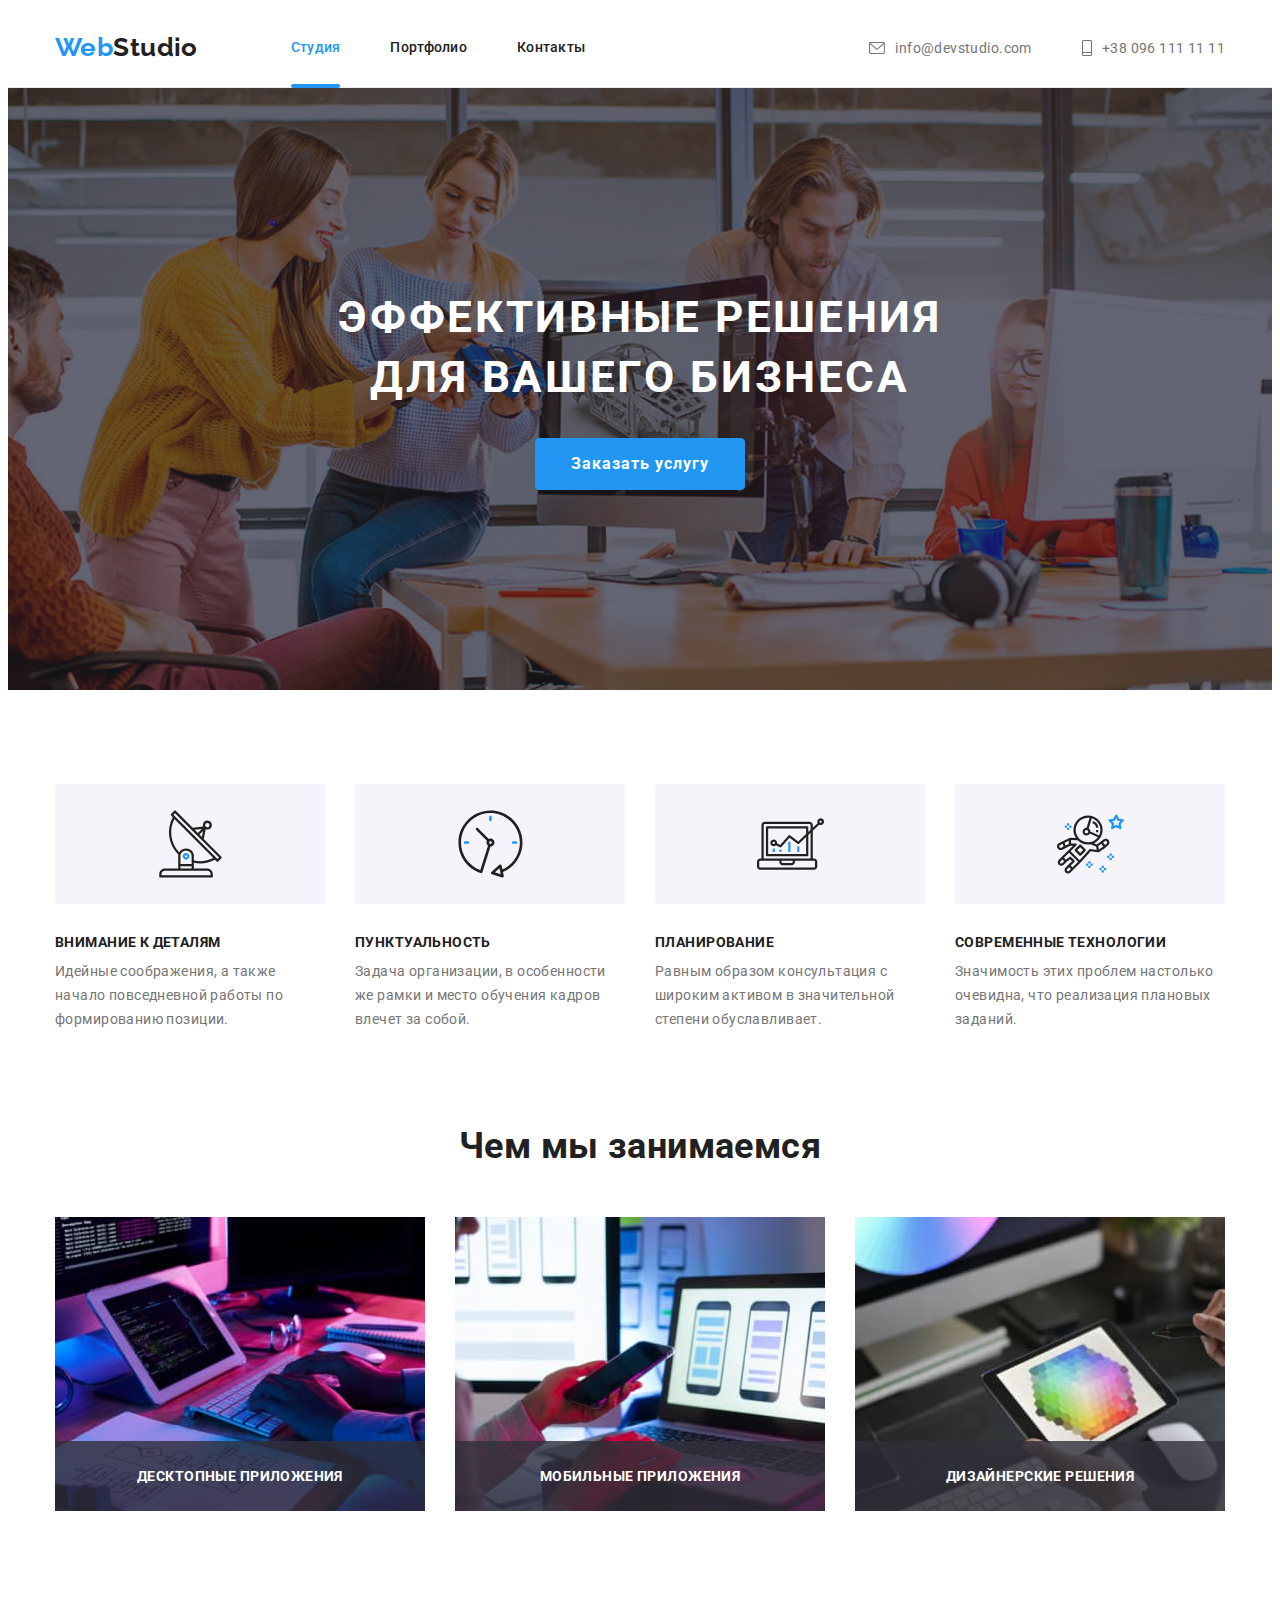
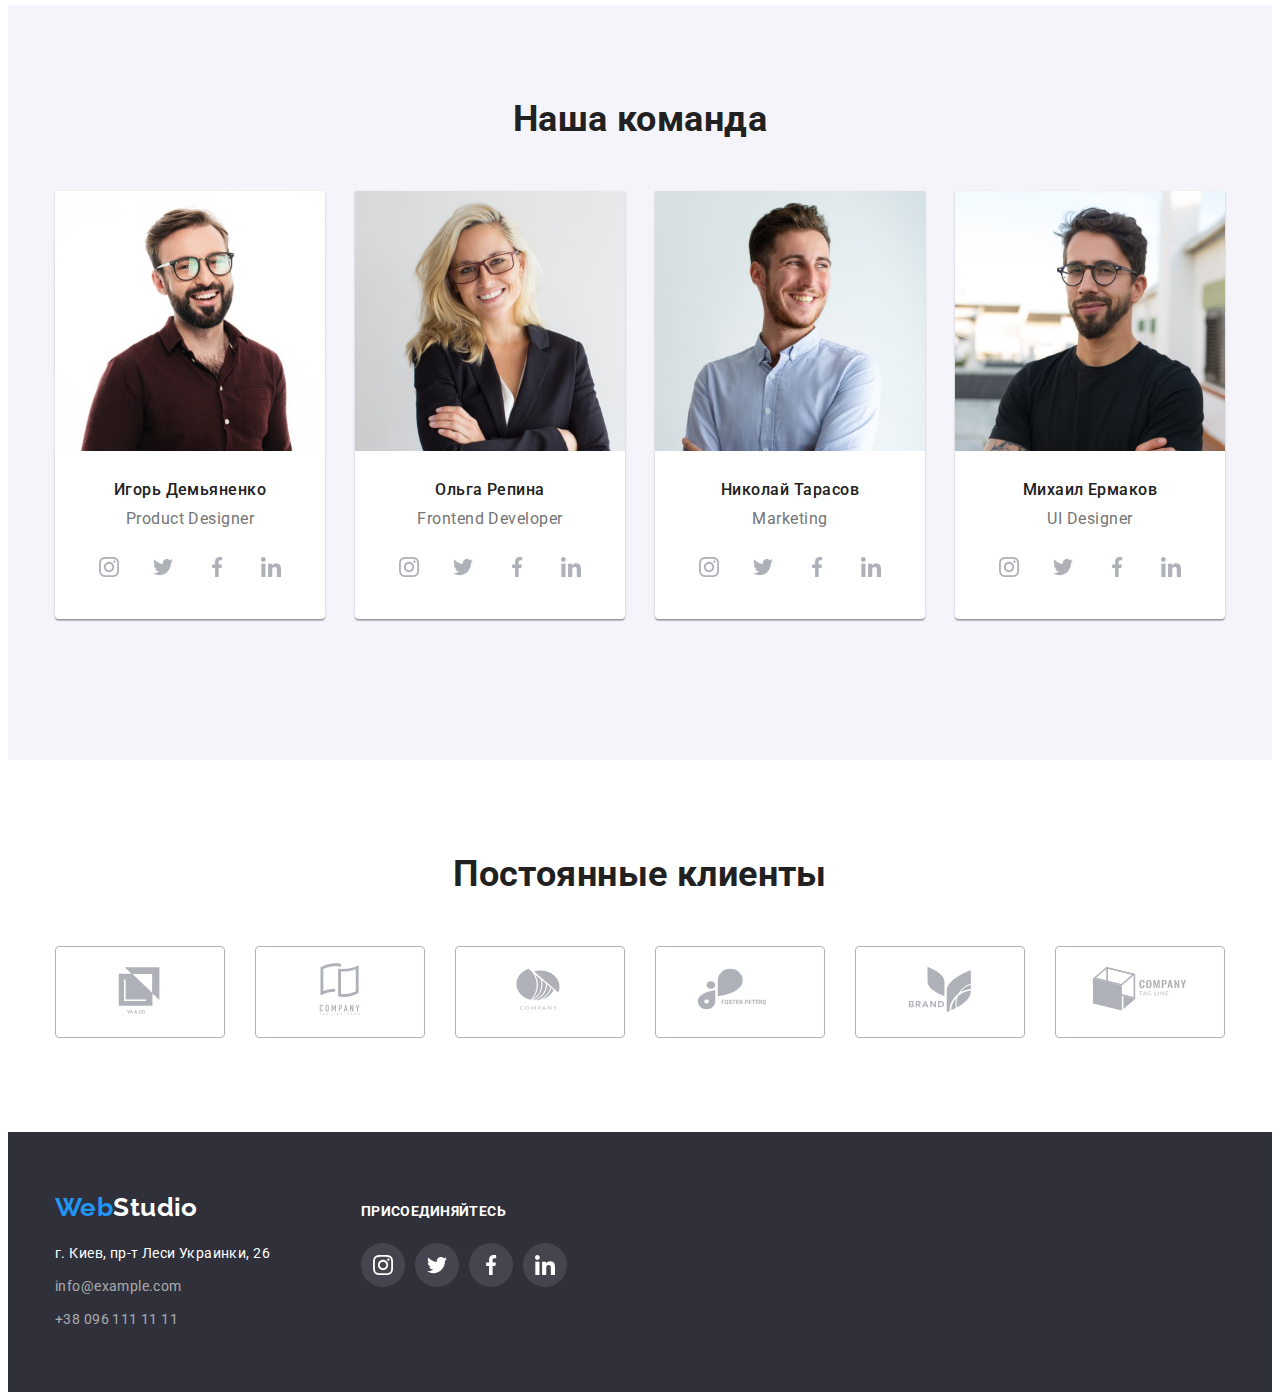
<file: index.html>
<!DOCTYPE html>
<html lang="ru">
<head>
	<meta charset="UTF-8">
	<meta name="viewport" content="width=device-width, initial-scale=1.0">
	<title>Студия</title>
	<link href="https://fonts.googleapis.com/css2?family=Raleway:wght@400;700&family=Roboto:wght@400;500;700;900&display=swap" rel="stylesheet">
	<link rel="stylesheet" href="https://cdnjs.cloudflare.com/ajax/libs/modern-normalize/1.1.0/modern-normalize.min.css" integrity="sha512-wpPYUAdjBVSE4KJnH1VR1HeZfpl1ub8YT/NKx4PuQ5NmX2tKuGu6U/JRp5y+Y8XG2tV+wKQpNHVUX03MfMFn9Q==" crossorigin="anonymous" referrerpolicy="no-referrer" />
	<link rel="stylesheet" href="./css/styles.css">
</head>

<body>
	
	<header class="header">
		<div class="container">
			<a href="" class="logo "><span>Web</span>Studio </a>
		<nav class="header-nav">
			<ul class="header-list list">
				<li class="header-item  "><a class="link currentlink header-top-link " target="_blank" href="./index.html" > Студия</a> </li>
				<li class="header-item "><a class="link header-top-link   " target="_blank" href="./portfolio.html" >Портфолио</a></li>			
				<li><a class="link header-top-link " target="_blank" href="" >Контакты</a></li>
			</ul>
		</nav>	
			<ul class="header-link list">
			<li class="header-item">
				<a class="header-link-list mail " href="mailto:info@devstudio.com">
					<svg class="header-soc-icon" width="16" height="12">
						<use href="./images/symbol-defs.svg#icon-envelope"	></use>
					</svg>info@devstudio.com</a></li>
			<li class="header-item">
				<a class="header-link-list tel " href="tel:+380961111111">
					<svg class="header-soc-icon" width="10" height="16">
						<use href="./images/symbol-defs.svg#icon-Vector"	></use>
					</svg> +38 096 111 11 11</a></li>
			</ul>
		
		</div>
	</header>
	<main>	
    <section class="business_idea">
		<div class="container">
		<h1 class="idea-title">Эффективные решения для вашего бизнеса</h1>
		<button type="button" class="btn" data-modal-open>Заказать услугу</button>
		</div>
	</section>
	<section class="plan section">
		<div class="container">
		<h2 class="visually-hidden">Наши плюсы</h2>
		
		<ul class="plan-list list" >
			<li class="plan-item">
				<div class="plan-icon-list">
					<svg class="plan-icon" width="67" height="70">
						<use href="./images/symbol-defs.svg#icon-antenna" ></use>
					</svg>
				</div>
				<h3 class="plan-title">Внимание к деталям</h3>
				<p class="plan-text">Идейные соображения, а также начало повседневной работы по формированию позиции.</p>
			</li>
			<li class="plan-item">
				<div class="plan-icon-list">
					<svg class="plan-icon" width="67" height="70" >
						<use href="./images/symbol-defs.svg#icon-clock" ></use>
					</svg>
				</div>
				<h3 class="plan-title">Пунктуальность</h3>
				<p class="plan-text">Задача организации, в особенности же рамки и место обучения кадров влечет за собой.</p>
			</li>
			<li class="plan-item">
				<div class="plan-icon-list">
					<svg class="plan-icon" width="67" height="70" >
						<use  href="./images/symbol-defs.svg#icon-diagram" ></use>
					</svg>
				</div>
				<h3 class="plan-title">Планирование</h3>
				<p class="plan-text">Равным образом консультация с широким активом в значительной степени обуславливает.</p>
			</li>
			<li class="plan-item">
				<div class="plan-icon-list">
					<svg class="plan-icon" width="67" height="70">
						<use href="./images/symbol-defs.svg#icon-astronaut" ></use>
					</svg>
				</div>
				<h3 class="plan-title">Современные технологии</h3>
				<p class="plan-text">Значимость этих проблем настолько очевидна, что реализация плановых заданий.</p>
			</li>
		</ul>
	</div>
	</section>
	<section class="prise section">
		<div class="container">
		<h2 class="prise-title top-title">Чем мы занимаемся</h2>
	<ul class="prise-list list">
		<li class="prise-item"> 
			<img class="prise-image" src="./images/price1.jpg" width="370" alt="верстка сайта">
		<p class="prise-text">Десктопные приложения</p>
		</li>
		<li class="prise-item"> <img class="prise-image" src="./images/price2.jpg" width="370" alt="адаптивность сайта">
			<p class="prise-text">Мобильные приложения</p>
		</li>
		<li class="prise-item"> <img class="prise-image" src="./images/price3.jpg" width="370" alt="стилизация сайта">
			<p class="prise-text">Дизайнерские решения</p>
		</li>
	</ul>
</div>
	</section>
	<section class="our-team section">
		<div class="container">
		<h2 class="team-title top-title">Наша команда</h2>
		<ul class="team-list list">
			
			<li class="our-team-cards">
				<img src="./images/team1.jpg" alt="Игорь Демьяненко" width="270">
				<div class="team-list-text">
				<h3 class="team-title-text"> Игорь Демьяненко</h3>
				<p class="team-text">Product Designer</p>
				<ul class="team-soc-list list">
					<li class="team-soc-item">
						<a href="" class="teams-soc-link link">
							<svg class="team-soc-icon" width="20" height="20">
								<use href="./images/symbol-defs.svg#icon-instagram"	></use>
							</svg>
						</a>
					</li>
					<li class="team-soc-item">
						<a href="" class="teams-soc-link link">
							<svg class="team-soc-icon" width="20" height="20">
								<use href="./images/symbol-defs.svg#icon-twitter"	></use>
							</svg>
						</a>
					</li>
					<li class="team-soc-item">
						<a href="" class="teams-soc-link link">
							<svg class="team-soc-icon" width="20" height="20">
								<use href="./images/symbol-defs.svg#icon-facebook"	></use>
							</svg>
						</a>
					</li>
					<li class="team-soc-item">
						<a href="" class="teams-soc-link link">
							<svg class="team-soc-icon" width="20" height="20">
								<use href="./images/symbol-defs.svg#icon-linkedin"	></use>
							</svg>
						</a>
					</li>
				</ul>

				</div>
			</li>	
			<li class="our-team-cards">
				<img src="./images/team2.jpg" alt="Ольга Репина" width="270">
				<div class="team-list-text">
				<h3 class="team-title-text">Ольга Репина </h3>
				<p class="team-text">Frontend Developer</p>
				<ul class="team-soc-list list">
					<li class="team-soc-item">
						<a href="" class="teams-soc-link link">
							<svg class="team-soc-icon" width="20" height="20">
								<use href="./images/symbol-defs.svg#icon-instagram"	></use>
							</svg>
						</a>
					</li>
					<li class="team-soc-item">
						<a href="" class="teams-soc-link link">
							<svg class="team-soc-icon" width="20" height="20">
								<use href="./images/symbol-defs.svg#icon-twitter"	></use>
							</svg>
						</a>
					</li>
					<li class="team-soc-item">
						<a href="" class="teams-soc-link link">
							<svg class="team-soc-icon" width="20" height="20">
								<use href="./images/symbol-defs.svg#icon-facebook"	></use>
							</svg>
						</a>
					</li>
					<li class="team-soc-item">
						<a href="" class="teams-soc-link link">
							<svg class="team-soc-icon" width="20" height="20">
								<use href="./images/symbol-defs.svg#icon-linkedin"	></use>
							</svg>
						</a>
					</li>
				</ul>
				</div>
			</li>
			<li class="our-team-cards">
				<img src="./images/team3.jpg" alt="Николай Тарасов" width="270">
				<div class="team-list-text">
				<h3 class="team-title-text">Николай Тарасов </h3>
				<p class="team-text">Marketing</p>
				<ul class="team-soc-list list">
					<li class="team-soc-item">
						<a href="" class="teams-soc-link link">
							<svg class="team-soc-icon" width="20" height="20">
								<use href="./images/symbol-defs.svg#icon-instagram"	></use>
							</svg>
						</a>
					</li>
					<li class="team-soc-item">
						<a href="" class="teams-soc-link link">
							<svg class="team-soc-icon" width="20" height="20">
								<use href="./images/symbol-defs.svg#icon-twitter"	></use>
							</svg>
						</a>
					</li>
					<li class="team-soc-item">
						<a href="" class="teams-soc-link link">
							<svg class="team-soc-icon" width="20" height="20">
								<use href="./images/symbol-defs.svg#icon-facebook"	></use>
							</svg>
						</a>
					</li>
					<li class="team-soc-item">
						<a href="" class="teams-soc-link link">
							<svg class="team-soc-icon" width="20" height="20">
								<use href="./images/symbol-defs.svg#icon-linkedin"	></use>
							</svg>
						</a>
					</li>
				</ul>
				</div>
			</li>
			<li class="our-team-cards">
				<img src="./images/team4.jpg" alt="Михаил Ермаков" width="270">
				<div class="team-list-text">
				<h3 class="team-title-text">Михаил Ермаков </h3>
				<p class="team-text">UI Designer</p>
				<ul class="team-soc-list list">
					<li class="team-soc-item">
						<a href="" class="teams-soc-link link">
							<svg class="team-soc-icon" width="20" height="20">
								<use href="./images/symbol-defs.svg#icon-instagram"	></use>
							</svg>
						</a>
					</li>
					<li class="team-soc-item">
						<a href="" class="teams-soc-link link">
							<svg class="team-soc-icon" width="20" height="20">
								<use href="./images/symbol-defs.svg#icon-twitter"	></use>
							</svg>
						</a>
					</li>
					<li class="team-soc-item">
						<a href="" class="teams-soc-link link">
							<svg class="team-soc-icon" width="20" height="20">
								<use href="./images/symbol-defs.svg#icon-facebook"	></use>
							</svg>
						</a>
					</li>
					<li class="team-soc-item">
						<a href="" class="teams-soc-link link">
							<svg class="team-soc-icon" width="20" height="20">
								<use href="./images/symbol-defs.svg#icon-linkedin"	></use>
							</svg>
						</a>
					</li>
				</ul>
				</div>
			</li>
		</ul>
	</div>
	</section>
	<section class="section">
		<div class="container">
		<h2 class="top-title">Постоянные клиенты</h2>
		<ul class="clients-list list">
			
				<li class="clients-list-item clients-item"><a href="" class="clients-logo">
					<svg class="team-soc-icon" width="106" height="60">
						<use href="./images/symbol-defs.svg#icon-Logo1"	></use>
					</svg>
				</a>
			</li>
			
				<li class="clients-list-item clients-item"><a href="" class="clients-logo">
				<svg class="team-soc-icon" width="106" height="60">
					<use href="./images/symbol-defs.svg#icon-Logo2"	></use>
				</svg>
				</a>
				</li>
			
				<li class="clients-list-item clients-item"><a href="" class="clients-logo">
				<svg class="team-soc-icon" width="106" height="60">
					<use href="./images/symbol-defs.svg#icon-Logo3"	></use>
				</svg>
				</a>
				</li>
			
			
				<li class="clients-list-item clients-item"><a href="" class="clients-logo">
				<svg class="team-soc-icon" width="106" height="60">
					<use href="./images/symbol-defs.svg#icon-Logo4"	></use>
				</svg>
				</a>
				</li>
		
			
				<li class="clients-list-item clients-item"><a href="" class="clients-logo">
				<svg class="team-soc-icon" width="106" height="60">
					<use href="./images/symbol-defs.svg#icon-Logo5"	></use>
				</svg>
				</a>
				</li>
		
			
				<li class="clients-list-item clients-item"><a href="" class="clients-logo">
					<svg class="team-soc-icon" width="106" height="60">
					<use href="./images/symbol-defs.svg#icon-Logo6"	></use>
					</svg>
					</a>
				</li>
			
		</ul>
	</div>
	</section>
	</main>
<footer class="footer">
	<div class="container footer-top-list">
		<div class="footer-address-list">
		<a href="" class="logo footer-logo"><span>Web</span>Studio </a>
		<address>
			
		<ul class="footer-list list">
			<li ><a class="link address footer-link" href="https://bit.ly/3pXMvUd" target="_blank" rel="noopener noreferrer">г. Киев, пр-т
					Леси Украинки, 26</a> </li>
			<li><a class="link footer-address footer-link" href="mailto:info@devstudio.com">info@example.com</a> </li>
			<li><a class="link footer-address footer-link" href="tel:+380961111111">+38 096 111 11 11</a> </li>
		</ul>
		</div>
		</address>
		<div class="footer-soc-secondary-list">
		<p class="soc-title">присоединяйтесь</p>
		<ul class="footer-soc-list list">
			<li class="footer-soc-item">
				<a href="" class="footer-soc-link link">
				<svg class="footer-soc-icon" width="20" height="20">
					<use href="./images/symbol-defs.svg#icon-instagram"	></use>
				</svg>
				</a>
			</li>
			<li class="footer-soc-item">
				<a href="" class="footer-soc-link link">
				<svg class="footer-soc-icon" width="20" height="20">
					<use href="./images/symbol-defs.svg#icon-twitter"	></use>
				</svg>
				</a>
			</li>
			<li class="footer-soc-item">
				<a href="" class="footer-soc-link link">
				<svg class="footer-soc-icon" width="20" height="20">
					<use href="./images/symbol-defs.svg#icon-facebook"	></use>
				</svg>
				</a>
			</li>
			<li class="footer-soc-item">
				<a href="" class="footer-soc-link link">
				<svg class="footer-soc-icon" width="20" height="20">
					<use href="./images/symbol-defs.svg#icon-linkedin"	></use>
				</svg>
				</a>
			</li>
		</ul>
		
		</div>
	
	</div>
</footer>
<div class="backdrop is-hidden" data-modal>
	<div class="modal">
		<button type="button" class="modal-close-btn" data-modal-close>
			<svg class="modal-btn" width="18" height="18">
				<use href="./images/symbol-defs.svg#icon-close-black"	></use>
			</svg>
		</button>
	</div>
</div>
<script src="./js/modal.js"></script>
</body>
</file>
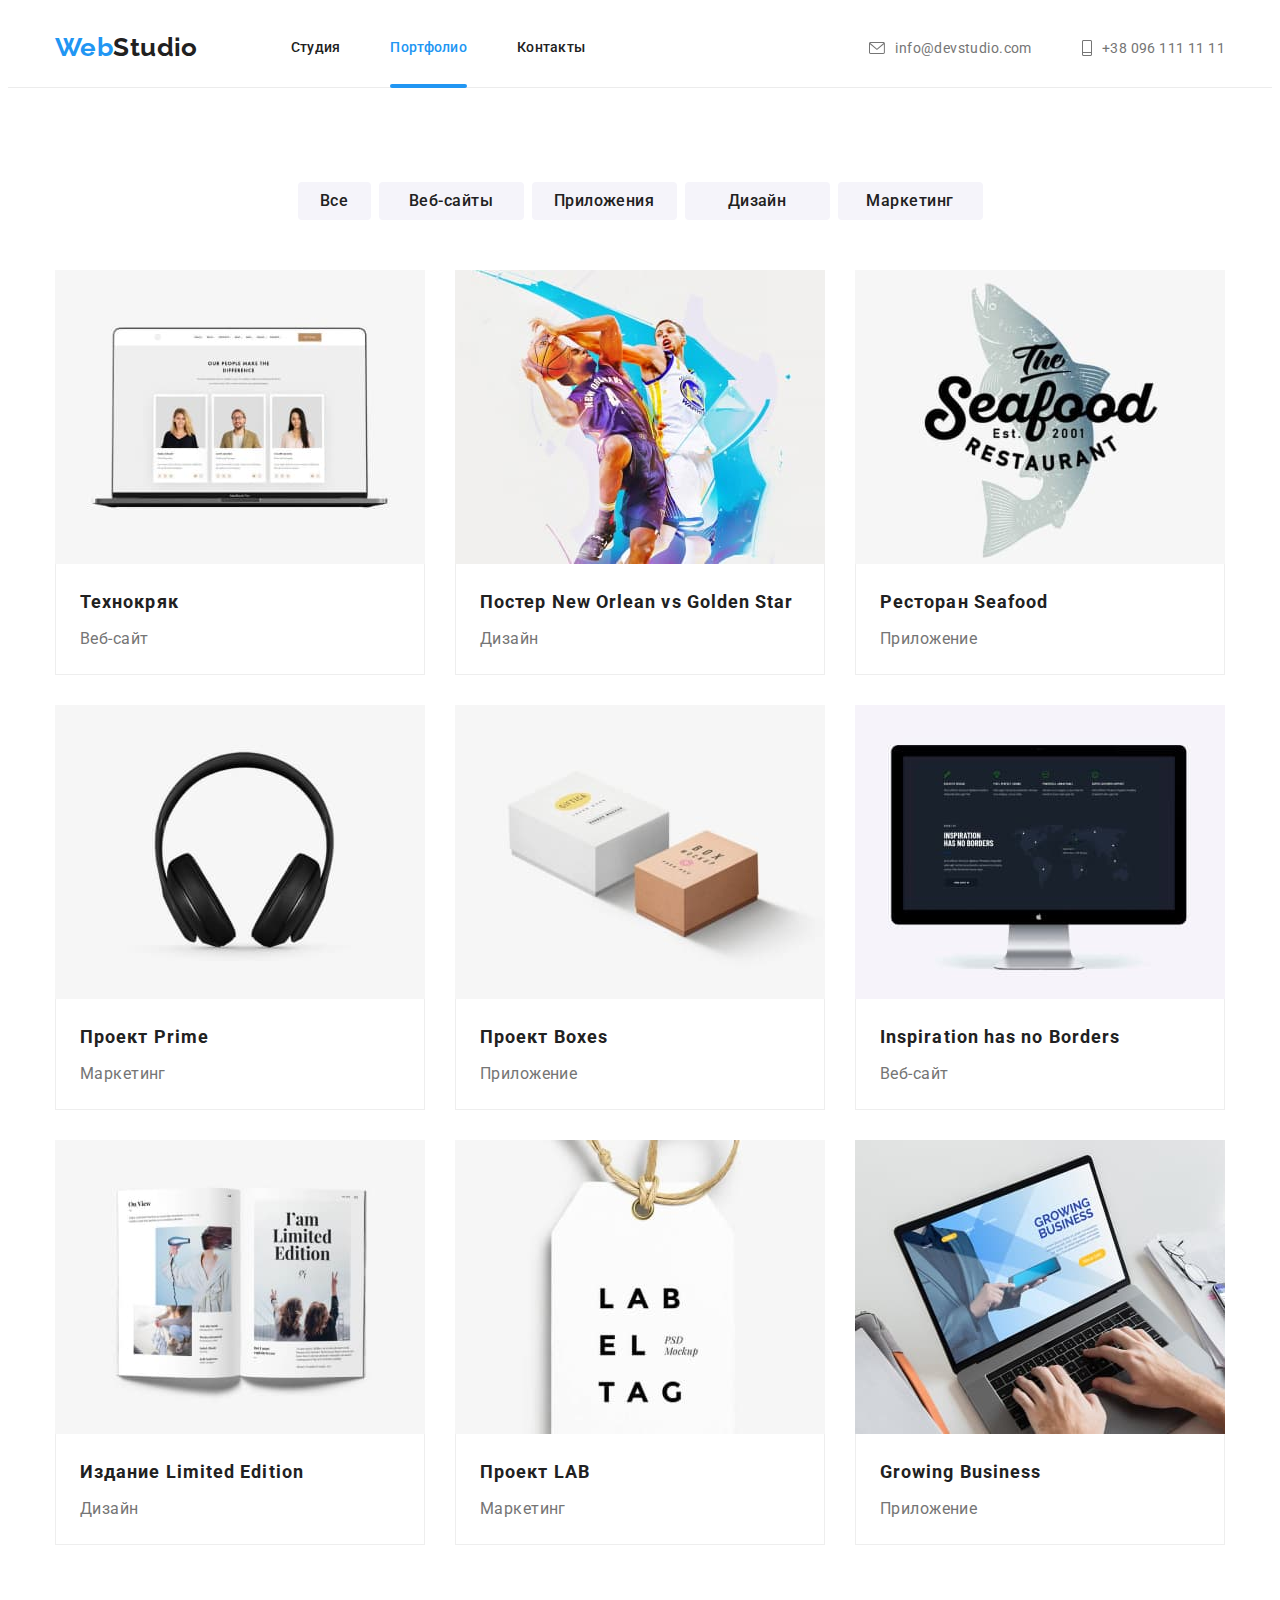
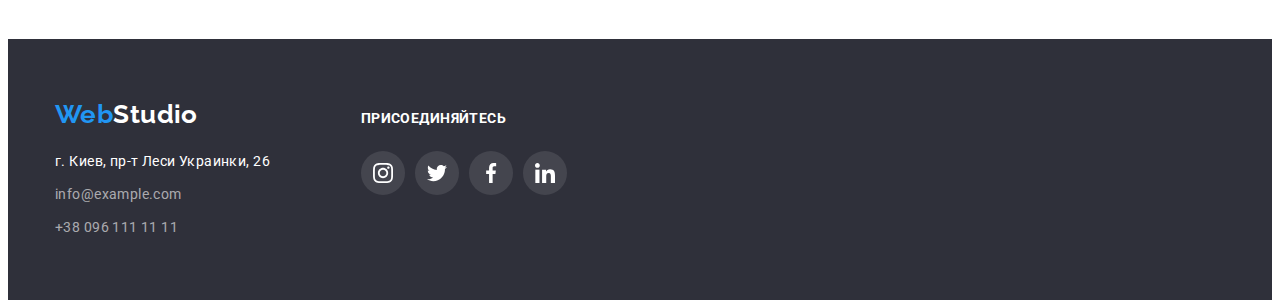
<file: portfolio.html>
<!DOCTYPE html>
<html lang="ru">
<head>
	<meta charset="UTF-8">
	<meta name="viewport" content="width=device-width, initial-scale=1.0">
	<title>Портфолио</title>
	<link href="https://fonts.googleapis.com/css2?family=Raleway:wght@400;700&family=Roboto:wght@400;500;700;900&display=swap" rel="stylesheet">
    <link rel="stylesheet" href="https://cdnjs.cloudflare.com/ajax/libs/modern-normalize/1.1.0/modern-normalize.min.css" integrity="sha512-wpPYUAdjBVSE4KJnH1VR1HeZfpl1ub8YT/NKx4PuQ5NmX2tKuGu6U/JRp5y+Y8XG2tV+wKQpNHVUX03MfMFn9Q==" crossorigin="anonymous" referrerpolicy="no-referrer" />
	<link rel="stylesheet" href="./css/styles.css">
</head>
<body>
    <header class="header">
		<div class="container">
			<a href="" class="logo "><span>Web</span>Studio </a>
		<nav class="header-nav">
			<ul class="header-list list">
				<li class="header-item  "><a class="link  header-top-link " target="_blank" href="./index.html" > Студия</a> </li>
				<li class="header-item "><a class="link header-top-link currentlink   " target="_blank" href="./portfolio.html" >Портфолио</a></li>			
				<li><a class="link header-top-link " target="_blank" href="" >Контакты</a></li>
			</ul>
		</nav>	
			<ul class="header-link list">
			<li class="header-item">
				<a class="header-link-list mail " href="mailto:info@devstudio.com">
					<svg class="header-soc-icon" width="16" height="12">
						<use href="./images/symbol-defs.svg#icon-envelope"	></use>
					</svg>info@devstudio.com</a></li>
			<li class="header-item">
				<a class="header-link-list tel " href="tel:+380961111111">
					<svg class="header-soc-icon" width="10" height="16">
						<use href="./images/symbol-defs.svg#icon-Vector"	></use>
					</svg> +38 096 111 11 11</a></li>
			</ul>
		
		</div>
	</header>
<main>
</div>
    <section class="section">
     <div class="container">  
    <h1 class="visually-hidden">Примеры работ</h1>
    
    <ul class=" portfolio-top-list list ">
        <li class="portfolio-item" ><button class="portfolio-btn btn-all" type="button">Все</button></li>
        <li class="portfolio-item" ><button class="portfolio-btn" type="button">Веб-сайты</button></li>
        <li class="portfolio-item" ><button class="portfolio-btn" type="button">Приложения</button></li>
        <li class="portfolio-item" ><button class="portfolio-btn" type="button">Дизайн</button></li>
        <li class="portfolio-item" ><button class="portfolio-btn" type="button">Маркетинг</button></li>
    </ul>

    <ul class="portfolio-list list">
        <li class="potfolio-cards-item">
            <a class="portfolio-link" href="">
                <div class="portfolio-wrapper">
                    <img  class="portfolio-image" src="./images/portfolio/portfolio1.jpg" width="370px" alt="примеры работ">
            <p class="portfolio-secondary-text">
                Ресурс предлагает комплексные предложения с разным уровнем функционала и сервисов. Все это позволит посетителю получить исчерпывающие сведения о компании или частном лице.
            </p>
                </div>
            
            <div class="portfolio-top-text">
            <h2 class="portfolio-title">Технокряк</h2>
            <p class="portfolio-text">Веб-сайт</p>
            </div>
             </a>
        </li>

        <li class="potfolio-cards-item"><a class="portfolio-link" href="">
            <div class="portfolio-wrapper">
            <img  class="portfolio-image"  src="./images/portfolio/portfolio2.jpg" width="370px" alt="примеры работ">
            
            <p class="portfolio-secondary-text">
                Ресурс предлагает комплексные предложения с разным уровнем функционала и сервисов. Все это позволит посетителю получить исчерпывающие сведения о компании или частном лице.
            </p>
        </div>
            <div class="portfolio-top-text">
            <h2 class="portfolio-title">Постер New Orlean vs Golden Star</h2>
            <p class="portfolio-text">Дизайн</p>
            </div>
            </a>
        </li>

        <li class="potfolio-cards-item">
            <a class="portfolio-link" href="">
                <div class="portfolio-wrapper">
                <img  class="portfolio-image"  src="./images/portfolio/portfolio3.jpg" width="370px" alt="примеры работ">
                
                <p class="portfolio-secondary-text">
                    Ресурс предлагает комплексные предложения с разным уровнем функционала и сервисов. Все это позволит посетителю получить исчерпывающие сведения о компании или частном лице.
                </p>
            </div>
                <div class="portfolio-top-text">
                <h2 class="portfolio-title">Ресторан Seafood</h2>
                <p class="portfolio-text">Приложение</p>
                </div>
            </a>
        </li>

        <li class="potfolio-cards-item"><a class="portfolio-link" href="">
            <div class="portfolio-wrapper">
            <img  class="portfolio-image"  src="./images/portfolio/portfolio4.jpg" width="370px" alt="примеры работ">
            <p class="portfolio-secondary-text">
                Ресурс предлагает комплексные предложения с разным уровнем функционала и сервисов. Все это позволит посетителю получить исчерпывающие сведения о компании или частном лице.
            </p>
            </div>
            <div class="portfolio-top-text">
            <h2 class="portfolio-title">Проект Prime</h2>
            <p class="portfolio-text">Маркетинг</p>
             </div>
            </a>
        </li>

        <li class="potfolio-cards-item"><a class="portfolio-link" href="">
            <div class="portfolio-wrapper">
            <img  class="portfolio-image"  src="./images/portfolio/portfolio5.jpg" width="370px" alt="примеры работ">
            <p class="portfolio-secondary-text">
                Ресурс предлагает комплексные предложения с разным уровнем функционала и сервисов. Все это позволит посетителю получить исчерпывающие сведения о компании или частном лице.
            </p>
            </div>
            <div class="portfolio-top-text">
            <h2 class="portfolio-title">Проект Boxes</h2>
            <p class="portfolio-text">Приложение</p>
            </div>
            </a>
        </li>

        <li class="potfolio-cards-item"><a class="portfolio-link" href="">
            <div class="portfolio-wrapper">
            <img  class="portfolio-image"  src="./images/portfolio/portfolio6.jpg" width="370px" alt="примеры работ">
            <p class="portfolio-secondary-text">
                Ресурс предлагает комплексные предложения с разным уровнем функционала и сервисов. Все это позволит посетителю получить исчерпывающие сведения о компании или частном лице.
            </p>
        </div>
            <div class="portfolio-top-text">
            <h2 class="portfolio-title">Inspiration has no Borders</h2>
            <p class="portfolio-text">Веб-сайт</p>
            </div>
            </a>
        </li>

        <li class="potfolio-cards-item"><a class="portfolio-link" href="">
            <div class="portfolio-wrapper">
            <img  class="portfolio-image"  src="./images/portfolio/portfolio7.jpg" width="370px" alt="примеры работ"> 
            <p class="portfolio-secondary-text">
                Ресурс предлагает комплексные предложения с разным уровнем функционала и сервисов. Все это позволит посетителю получить исчерпывающие сведения о компании или частном лице.
            </p>
        </div>
            <div class="portfolio-top-text">
            <h2 class="portfolio-title">Издание Limited Edition</h2>
            <p class="portfolio-text">Дизайн</p>
            </div>
            </a>
        </li>

        <li class="potfolio-cards-item"><a class="portfolio-link" href="">
           
            <div class="portfolio-wrapper"> 
                <img  class="portfolio-image"  src="./images/portfolio/portfolio8.jpg" width="370px" alt="примеры работ">
            <p class="portfolio-secondary-text">
                Ресурс предлагает комплексные предложения с разным уровнем функционала и сервисов. Все это позволит посетителю получить исчерпывающие сведения о компании или частном лице.
            </p>
        </div>
            <div class="portfolio-top-text">
                <h2 class="portfolio-title">Проект LAB</h2>
                <p class="portfolio-text">Маркетинг</p>
            </div>
        </a>
        </li>

        <li class="potfolio-cards-item"><a class="portfolio-link" href=""> 
            <div class="portfolio-wrapper">
            <img  class="portfolio-image"  src="./images/portfolio/portfolio9.jpg" width="370px" alt="примеры работ">
            <p class="portfolio-secondary-text">
                Ресурс предлагает комплексные предложения с разным уровнем функционала и сервисов. Все это позволит посетителю получить исчерпывающие сведения о компании или частном лице.
            </p>
        </div>
            <div class="portfolio-top-text">
                <h2 class="portfolio-title"> Growing Business</h2>
                <p class="portfolio-text">Приложение</p>
            </div>
        </a>
        </li>
    </ul>
    </div> 

</section>
</main>
<footer class="footer">
	<div class="container footer-top-list">
	    <div class="footer-address-list">
		<a href="" class="logo footer-logo"><span>Web</span>Studio </a>
	    <address>
		<ul class="footer-list list">
			<li ><a class="link address footer-link" href="https://bit.ly/3pXMvUd" target="_blank" rel="noopener noreferrer">г. Киев, пр-т
					Леси Украинки, 26</a> </li>
			<li><a class="link footer-address footer-link" href="mailto:info@devstudio.com">info@example.com</a> </li>
			<li><a class="link footer-address footer-link" href="tel:+380961111111">+38 096 111 11 11</a> 
			</li>
			</ul>
	    </div>
        </address>
	    <div class="footer-soc-secondary-list">
		<p class="soc-title">присоединяйтесь</p>
		<ul class="footer-soc-list list">
			<li class="footer-soc-item"><a href="" class="footer-soc-link link">
				<svg class="footer-soc-icon" width="20" height="20">
					<use href="./images/symbol-defs.svg#icon-instagram"	></use>
				</svg>
			</a>
			</li>
			<li class="footer-soc-item"><a href="" class="footer-soc-link link">
				<svg class="footer-soc-icon" width="20" height="20">
					<use href="./images/symbol-defs.svg#icon-twitter"	></use>
				</svg>
			</a>
			</li>
			<li class="footer-soc-item"><a href="" class="footer-soc-link link">
				<svg class="footer-soc-icon" width="20" height="20">
					<use href="./images/symbol-defs.svg#icon-facebook"	></use>
				</svg>
			</a>
			</li>
			<li class="footer-soc-item"><a href="" class="footer-soc-link link">
				<svg class="footer-soc-icon" width="20" height="20">
					<use href="./images/symbol-defs.svg#icon-linkedin"	></use>
				</svg>
			</a>
			</li>
		</ul>
        
	    </div>
    </div>
</footer>
    

</body>
</file>
<file: css/styles.css>
:root{
  --general-color:#212121;
  --aсcent-color:#2196F3;
  --background-сolor: #2F303A ;
  --text-color:#757575;
  --litter-color-white:#ffffff;
  --heder-height:80px;

}
*,
*::before,
*::after {
  box-sizing: border-box;
}

p,h1,h2,h3,h4,h5,h6{
  margin:0;
  padding: 0;
}
.btn{
  cursor: pointer;
}

.section{
  padding-top: 94px;
  padding-bottom: 94px;

}

ul,ol{
  margin: 0;
  padding-left:0;
}

.container{
  width: 1200px;  max-width: 100%;
  margin: 0 auto;
  padding-left: 15px;
  padding-right: 15px;
}

body{
 
  font-family: 'Roboto';
  font-style: normal;
  font-size: 14px;
  letter-spacing: 0.03em;
  color: var(--general-color);
  background-color: var(--litter-color-white);
}
.visually-hidden {
  position: absolute;
  width: 1px;
  height: 1px;
  margin: -1px;
  border: 0;
  padding: 0;
  
  white-space: nowrap;
  clip-path: inset(100%);
  clip: rect(0 0 0 0);
  overflow: hidden;
}
.list{
  list-style: none;
}

.link{
  color: var(--general-color);
  text-decoration: none;
}
.link:hover, 
.link:focus{
  color:var(--aсcent-color) ;
}

.top-title{
font-weight: 700;
font-size: 36px;
line-height: 1.16;
text-align: center;
}


/* --------HEADER-------- */
.logo{
 text-decoration: none;
 font-family: 'Raleway', sans-serif;
font-weight: 700;
font-size: 26px;
line-height: 1.19;
color: var(--general-color);
margin-right: 93px;
padding-top: 24px;
padding-bottom: 25px;

}

.header{
  height: var(--heder-height);
  border-bottom: 1px solid #ECECEC;
}




.header .container{
  display: flex;
  align-items: center;
}

.currentlink{
  color: var(--aсcent-color);
}


span{
  color:var(--aсcent-color) ;
}



.header-list{
  display: flex;
  align-items: center;
font-weight: 500;
color: var(--general-color);
line-height: 1.14;
letter-spacing: 0.02em;


}



.header-link{
  display: flex;
  margin-left: auto;
  align-items: center;
  
}
.header-top-link{
  transition:  color 250ms cubic-bezier(0.4, 0, 0.2, 1);
}


.header-top-link:hover ,
.header-top-link:focus {
  color: var(--aсcent-color);
}
.header-soc-icon{
  
  fill:var(--text-color) ;
  margin-right: 10px;
}

.header-link-list{
  font-weight: 500;
  font-weight: normal;
  text-decoration: none;
  color: var(--text-color);
  display: flex;
  align-items: center;
  transition:  color 250ms cubic-bezier(0.4, 0, 0.2, 1);
}
.header-link-list:hover ,
.header-link-list:focus {
  color: var(--aсcent-color);
}
.header-link-list:hover .header-soc-icon,
.header-link-list:focus .header-soc-icon{
  fill: var(--aсcent-color);
}
.header-item:not(:last-child){
  margin-right:50px ;
}
.header-item{
  position:relative;
}
.link.currentlink::after{
  content: '';
  position: absolute;
  width: 100%;
  height: 4px;
  background-color:var(--aсcent-color);
  border-radius: 2px;
  left: 0;
  bottom: -32px;
}

 

/* ------business_idea------- */
.business_idea{
  background-image:linear-gradient(rgba(47, 48, 58, 0.4),rgba(47, 48, 58, 0.4)), url(../images/hero.jpg);
  background-repeat: no-repeat;
  background-position: center;
  background-size: cover;
  background-color:var(--background-сolor) ;
  padding-top: 200px;
  padding-bottom: 200px;
  max-width: 1600px;
  margin: 0 auto;
}
  

.idea-title{
  font-size: 44px;
  line-height: 1.36;
  text-align: center;
  letter-spacing: 0.06em;
  text-transform: uppercase;
  color: var(--litter-color-white);
  width: 696px;
  margin: 0 auto;
  
 
}
.btn{
  background-color: var(--aсcent-color);
  font-family:inherit ;

font-weight: 700;
font-size: 16px;
line-height: 1.88;

display: flex;
align-items: center;
text-align: center;
letter-spacing: 0.06em;
color: var(--litter-color-white);
padding: 10px 35px;
margin: 30px auto 0;
border: 1px solid var(--aсcent-color);
border-radius: 4px;

}
/* -------PLAN------- */


.plan-item:not(:last-child){
  margin-right: 30px;
}
.plan-list{
  display: flex;
}


.plan-title{
font-weight: 700;
font-size: 14px;
line-height: 16px;
letter-spacing: 0.03em;
text-transform: uppercase;
margin-bottom: 10px;
}

.plan-text{
width: 270px;
font-size: 14px;
line-height: 1.71;

letter-spacing: 0.03em;

color: var(--text-color);
}




.plan-icon-list{
  display: flex;
  justify-content: center;
  align-items: center;
 
 
  width: 270px;
  height: 120px;
  background-color: #F5F4FA;
  border-radius: 4px;
  margin-bottom: 30px;
}
.plan-icon-list:last-child{
  margin-right: 0;
}
/*---------PRISE-----------  */
.prise{
  padding-top: 0;
}

.prise-list{
  display: flex;
  justify-content: space-between;
}
.prise-item{
  position: relative;
}

img{
  display: block;
  min-width: 100%;
  height: auto;
}
.prise-text{
  position: absolute;
  left:0;
  bottom: 0;
  width: 100%;
  height: 70px;
  background: rgba(47, 48, 58, 0.8);
  font-weight: 700;
font-size: 14px;
line-height: 1.15;
text-align: center;
display:flex;
justify-content:center;
align-items: center;
letter-spacing: 0.03em;
text-transform: uppercase;

color: #FFFFFF;

}

.prise-title{
  margin-bottom: 50px;
}
/* -----------OUR-TEAM------------ */
.our-team{

  background: #F5F4FA;
}
.team-title{
  margin-bottom: 50px;
}
.team-title-text{
  font-family: 'Roboto';
font-style: normal;
font-weight: 500;
font-size: 16px;
line-height: 1.18;
letter-spacing: 0.03em;
color: var(--general-color);
margin-bottom: 10px;
}

.team-list{
display: flex;
padding-bottom: 47px;

}

.our-team-cards:not(:last-child){
  margin-right: 30px;
}

.our-team-cards{
 
justify-content: space-between;
 
width: 270px;


background: #FFFFFF;

box-shadow: 0px 1px 3px rgba(0, 0, 0, 0.12), 0px 1px 1px rgba(0, 0, 0, 0.14), 0px 2px 1px rgba(0, 0, 0, 0.2);
border-radius: 0px 0px 4px 4px;
}

 .team-text{
  font-family: 'Roboto';
  font-style: normal;
  font-size: 16px;
  line-height: 1.18;
  letter-spacing: 0.03em;
  color: var(--text-color);
 }
 
 .team-soc-item{
   width: 44px;
   height: 44px;
   margin-right: 10px;
 }
 .team-soc-item:last-child{
   margin-right: 0;
 }

 .teams-soc-link{
   width: 100%;
   height: 100%;
   border-radius: 50%;

   display: flex;
   align-items: center;
   justify-content: center;
   transition:  background-color 250ms cubic-bezier(0.4, 0, 0.2, 1);
 }

 .teams-soc-link:hover,
 .teams-soc-link:focus{
   background-color: var(--aсcent-color);
 }

 .teams-soc-link:hover .team-soc-icon,
 .teams-soc-link:focus .team-soc-icon{
   fill: var(--litter-color-white);
 }

 .team-soc-list{
   margin-top: 16px;
   display: flex;
   justify-content: center;
 }

 .team-soc-icon{
   fill: #AFB1B8;
 }

.team-list-text{
  padding: 30px 0;
  text-align: center;}


  /* CLIENTS */
.clients-list{
display: flex;
justify-content: center;
align-items: center;
margin-top: 50px;
}

.clients-item{
  display: flex;
  justify-content: center;
  align-items: center;
  
  width: 170px;
  height: 92px;
  border: 1px solid #AFB1B8;
border-radius: 4px;
margin-right: 30px;
transition: border 250ms cubic-bezier(0.4, 0, 0.2, 1);



}
.clients-item:last-child{
  margin-right: 0;
}
.clients-item:hover,
.clients-item:focus{
border: 1px solid #2196F3 ;
}

.clients-item:hover .team-soc-icon,
.clients-item:focus .team-soc-icon{
  fill: var(--aсcent-color);
}




 /* --------FOOTER------ */
 .footer{
  padding-top: 60px;
  padding-bottom: 60px;
  background: var(--background-сolor);
}
.footer-logo{
color: var(--litter-color-white);
padding-top:60px;

}
.footer-link:not(:last-child){
  margin-bottom: 9px;
}
.footer-link{
  transition: color 250ms cubic-bezier(0.4, 0, 0.2, 1);
}

.footer-link:hover,
.footer-link:focus{
  color: var(--aсcent-color);
}

.footer-list{
  margin-top: 20px;
  
}

.footer-address{
font-size: 14px;
line-height: 1.71;
letter-spacing: 0.03em;
color: rgba(255, 255, 255, 0.6);
}
.footer-top-list{
  display: flex;
  align-items: baseline;
  
}

.address{
  font-style:normal;
font-size: 14px;
line-height: 1.71;
letter-spacing: 0.03em;

color: var(--litter-color-white);
}
.footer-address-list{
  margin-right: 70px;
}

.footer-address{
  display: block;
  margin-top: 9px;
  font-style:normal;
}
.footer-soc-list{
  display: flex;
  margin-top: 20px;
}


.soc-title{
  font-weight: 700;
font-size: 14px;
line-height: 1.71;
letter-spacing: 0.03em;
text-transform: uppercase;

color: #FFFFFF;
}
.footer-soc-icon{
  fill: var(--litter-color-white);
}
.footer-soc-link:hover,
.footer-soc-link:focus{
  background-color: var(--aсcent-color);
}


.footer-soc-item{
  width: 44px;
   height: 44px;
   margin-right: 10px;
   background: rgba(255, 255, 255, 0.1);
   border-radius: 50%;
}

.footer-soc-link{
  width: 100%;
   height: 100%;
   border-radius: 50%;
   display: flex;
   align-items: center;
   justify-content: center;
   transition: background-color 250ms cubic-bezier(0.4, 0, 0.2, 1);
   
}
/* ---------MODAL--------- */
.backdrop{
  position:fixed;
  top: 0;
  
  width: 100%;
  height: 100%;
  background: rgba(0, 0, 0, 0.2);
  transition: opacity 300ms, visibility 300ms;
}
.modal{
  position: absolute;
  width: 528px;
  min-height: 581px;
  background-color: var(--litter-color-white);
  top: 50%;
  left: 50%;
  transform: translate(-50%,-50%);
  box-shadow: 0px 1px 3px rgba(0, 0, 0, 0.12), 0px 1px 1px rgba(0, 0, 0, 0.14), 0px 2px 1px rgba(0, 0, 0, 0.2);
border-radius: 4px;
}
.modal-close-btn{
  position: absolute;
  top:8px;
  right:8px;
  width: 30px;
  background: #FFFFFF;
  height: 30px;
  
border: 1px solid rgba(0, 0, 0, 0.1);
border-radius: 50%;
cursor:pointer;
}
.modal-btn{
  position: absolute;
  top: 50%;
  left: 50%;
  transform: translate(-50%,-50%);

  fill: var(--general-color);
}
.is-hidden{
 visibility: hidden;
 opacity: 0;
 pointer-events: none;

}






/* -------------PORTFOLIO--------------------- */

.portfolio-top-list{
  display: flex;
  justify-content: center;
  margin-bottom:50px;
}
.portfolio-item:not(:last-child){
  margin-right: 8px;
  
}
.portfolio-link{
  display: block;
}
.portfolio-link:hover,
.portfolio-link:focus
.potfolio-cards-item:hover,
.potfolio-cards-item:hover
{
  border-radius: 4px;
  box-shadow: 0px 1px 1px rgba(0, 0, 0, 0.12), 0px 4px 4px rgba(0, 0, 0, 0.06), 1px 4px 6px rgba(0, 0, 0, 0.16);
}
.portfolio-btn.btn-all{
width: 73px;
height: 38px;
left: 495px;
top: 174px;
  
  font-family: 'Roboto';
  font-style: normal;
  font-weight: 500;
  font-size: 16px;
  line-height: 1.62px;
  
  text-align: center;
  letter-spacing: 0.03em;
 
}
.portfolio-btn{
  cursor: pointer;
font-family: inherit;
font-style: normal;
font-weight: 500;
font-size: 16px;
line-height: 1.62;
letter-spacing: 0.03em;
color:var(--general-color);
background: #F5F4FA;
border-radius: 4px;
border: #F5F4FA ;
width: 145px;
height: 38px;
left: 712px;
top: 174px;
transition: background-color 250ms cubic-bezier(0.4, 0, 0.2, 1);
transition: color 250ms cubic-bezier(0.4, 0, 0.2, 1);

}

.portfolio-btn:hover{
  color: var(--litter-color-white);
  background-color: var(--aсcent-color);
}
.portfolio-btn:focus{
  color: var(--litter-color-white);
  background-color: var(--aсcent-color);
}
 .portfolio-link{
  text-decoration: none;
  color: var(--general-color);

}

.portfolio-title{

font-weight: 700;
font-size: 18px;
line-height: 2;
letter-spacing: 0.06em;
color:var(--general-color)
}
.portfolio-top-text{
  display: block;
  padding: 20px 24px;
  border-right:1px solid #EEEEEE; 
  border-bottom: 1px solid #EEEEEE;
  border-left: 1px solid #EEEEEE;
}
.portfolio-wrapper{
  position: relative;
  overflow: hidden;
}
.portfolio-secondary-text{
  position: absolute;
  width: 100%;
  height: 100%;
  background: rgba(33, 150, 243, 0.9);
  top:0;
  left:0;
  transform: translateY(100%);

  font-weight: 400;
font-size: 18px;
line-height: 1.56;

letter-spacing: 0.03em;

color: #FFFFFF;
padding-top: 63px;
padding-left: 24px;
transition: transform 250ms cubic-bezier(0.4, 0, 0.2, 1);

}
.potfolio-cards-item:hover
.portfolio-secondary-text{
  transform: translateY(0);
}
.portfolio-text{
margin-top: 4px;
font-size: 16px;
line-height: 1.88;
color: var(--text-color);
}
.portfolio-list{
  display: flex;
 flex-wrap: wrap;
 margin-right: -30px;
  margin-top: -30px;
}
.potfolio-cards-item{
  margin-top: 30px;
  margin-right: 30px;
  flex-basis: calc((100% - 90px) / 3);

}
</file>
